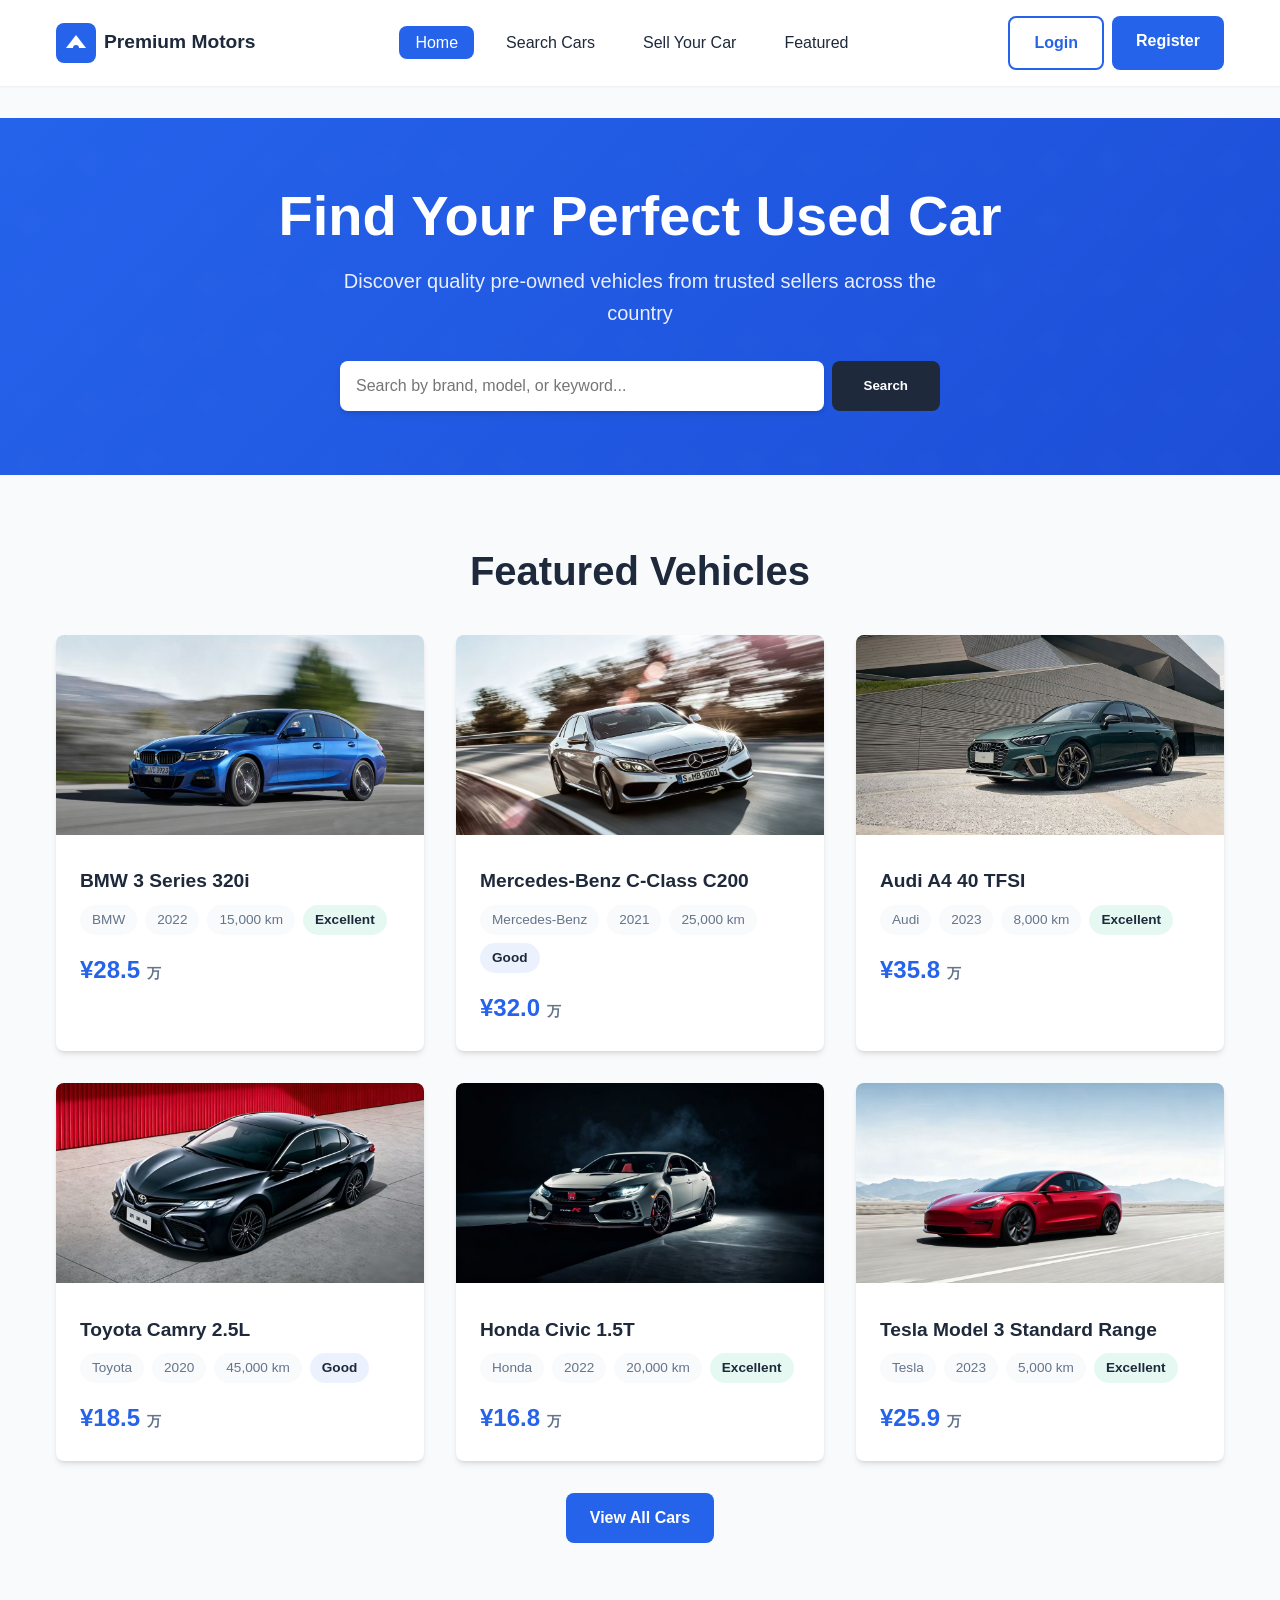
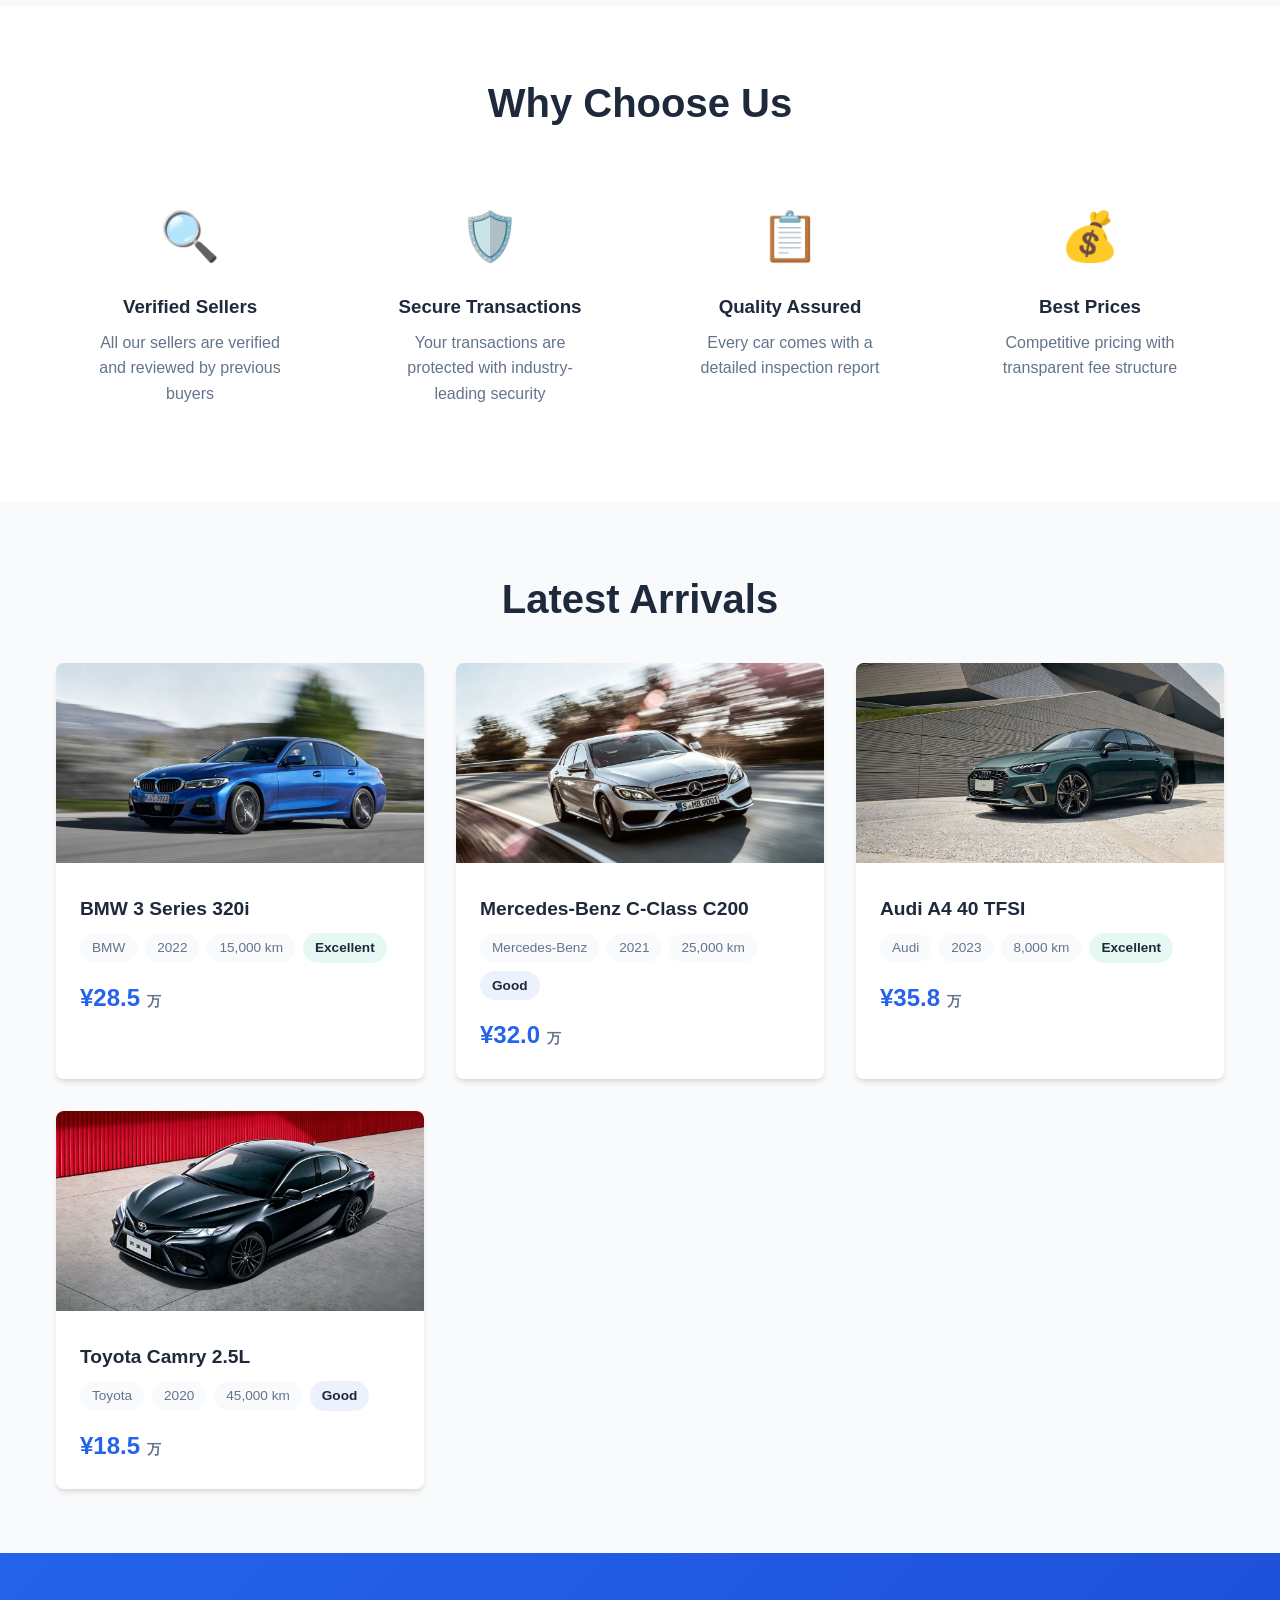
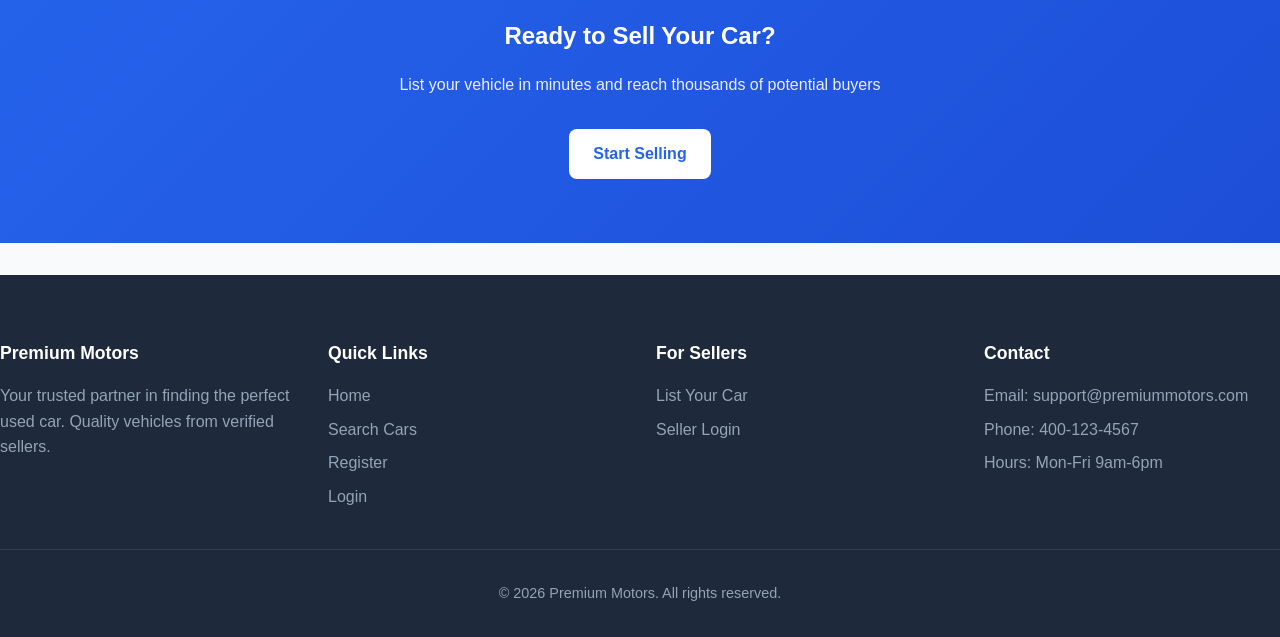
<file: index.html>
<!DOCTYPE html>
<html lang="en">
<head>
    <meta charset="UTF-8">
    <meta name="viewport" content="width=device-width, initial-scale=1.0">
    <title>Premium Motors - Used Car Marketplace</title>
    <link rel="stylesheet" href="css/styles-main.css">
    <link rel="stylesheet" href="css/styles-auth.css">
    <link rel="stylesheet" href="css/styles-car.css">
    <link rel="stylesheet" href="css/styles-search.css">
</head>
<body>
    <nav class="navbar">
        <div class="navbar-container">
            <a href="index.html" class="navbar-brand">
                <svg width="40" height="40" viewBox="0 0 40 40" fill="none">
                    <rect width="40" height="40" rx="8" fill="#2563eb"/>
                    <path d="M10 25L20 12L30 25H10Z" fill="white"/>
                    <circle cx="20" cy="25" r="3" fill="#2563eb"/>
                </svg>
                <span>Premium Motors</span>
            </a>
            <button class="mobile-menu-btn" onclick="toggleMobileMenu()">
                <span>&#9776;</span>
            </button>
            <ul class="navbar-menu">
                <li><a href="index.html" class="active">Home</a></li>
                <li><a href="search.html">Search Cars</a></li>
                <li><a href="add-car.html">Sell Your Car</a></li>
                <li><a href="search.html#featured">Featured</a></li>
            </ul>
            <div class="navbar-auth">
                <a href="login.html" class="btn btn-outline">Login</a>
                <a href="register.html" class="btn btn-primary">Register</a>
            </div>
        </div>
    </nav>

    <main class="main-content">
        <section class="hero">
            <div class="container">
                <h1>Find Your Perfect Used Car</h1>
                <p>Discover quality pre-owned vehicles from trusted sellers across the country</p>
                <div class="search-box">
                    <input type="text" id="heroSearchInput" placeholder="Search by brand, model, or keyword...">
                    <button onclick="performHeroSearch()">Search</button>
                </div>
            </div>
        </section>

        <section class="section">
            <div class="container">
                <h2 class="section-title">Featured Vehicles</h2>
                <div class="car-grid" id="featuredCars">
                </div>
                <div style="text-align: center; margin-top: 2rem;">
                    <a href="search.html" class="btn btn-primary">View All Cars</a>
                </div>
            </div>
        </section>

        <section class="section" style="background-color: var(--card-background);">
            <div class="container">
                <h2 class="section-title">Why Choose Us</h2>
                <div style="display: grid; grid-template-columns: repeat(auto-fit, minmax(250px, 1fr)); gap: 2rem; margin-top: 2rem;">
                    <div style="text-align: center; padding: 2rem;">
                        <div style="font-size: 3rem; margin-bottom: 1rem;">🔍</div>
                        <h3 style="margin-bottom: 0.5rem;">Verified Sellers</h3>
                        <p style="color: var(--text-secondary);">All our sellers are verified and reviewed by previous buyers</p>
                    </div>
                    <div style="text-align: center; padding: 2rem;">
                        <div style="font-size: 3rem; margin-bottom: 1rem;">🛡️</div>
                        <h3 style="margin-bottom: 0.5rem;">Secure Transactions</h3>
                        <p style="color: var(--text-secondary);">Your transactions are protected with industry-leading security</p>
                    </div>
                    <div style="text-align: center; padding: 2rem;">
                        <div style="font-size: 3rem; margin-bottom: 1rem;">📋</div>
                        <h3 style="margin-bottom: 0.5rem;">Quality Assured</h3>
                        <p style="color: var(--text-secondary);">Every car comes with a detailed inspection report</p>
                    </div>
                    <div style="text-align: center; padding: 2rem;">
                        <div style="font-size: 3rem; margin-bottom: 1rem;">💰</div>
                        <h3 style="margin-bottom: 0.5rem;">Best Prices</h3>
                        <p style="color: var(--text-secondary);">Competitive pricing with transparent fee structure</p>
                    </div>
                </div>
            </div>
        </section>

        <section class="section">
            <div class="container">
                <h2 class="section-title">Latest Arrivals</h2>
                <div class="car-grid" id="latestCars">
                </div>
            </div>
        </section>

        <section class="section" style="background: linear-gradient(135deg, var(--primary-color) 0%, var(--primary-dark) 100%); color: white;">
            <div class="container" style="text-align: center;">
                <h2 style="margin-bottom: 1rem;">Ready to Sell Your Car?</h2>
                <p style="margin-bottom: 2rem; opacity: 0.9;">List your vehicle in minutes and reach thousands of potential buyers</p>
                <a href="add-car.html" class="btn" style="background-color: white; color: var(--primary-color);">Start Selling</a>
            </div>
        </section>
    </main>

    <footer class="footer">
        <div class="footer-content">
            <div class="footer-section">
                <h3>Premium Motors</h3>
                <p style="color: #94a3b8;">Your trusted partner in finding the perfect used car. Quality vehicles from verified sellers.</p>
            </div>
            <div class="footer-section">
                <h3>Quick Links</h3>
                <ul>
                    <li><a href="index.html">Home</a></li>
                    <li><a href="search.html">Search Cars</a></li>
                    <li><a href="register.html">Register</a></li>
                    <li><a href="login.html">Login</a></li>
                </ul>
            </div>
            <div class="footer-section">
                <h3>For Sellers</h3>
                <ul>
                    <li><a href="add-car.html">List Your Car</a></li>
                    <li><a href="login.html">Seller Login</a></li>
                </ul>
            </div>
            <div class="footer-section">
                <h3>Contact</h3>
                <ul>
                    <li>Email: support@premiummotors.com</li>
                    <li>Phone: 400-123-4567</li>
                    <li>Hours: Mon-Fri 9am-6pm</li>
                </ul>
            </div>
        </div>
        <div class="footer-bottom">
            <p>&copy; 2026 Premium Motors. All rights reserved.</p>
        </div>
    </footer>

    <script src="js/main.js"></script>
    <script src="js/auth.js"></script>
    <script src="js/car.js"></script>
    <script src="js/search.js"></script>
    <script>
        document.addEventListener('DOMContentLoaded', function() {
            loadFeaturedCars();
            loadLatestCars();
        });

        function loadFeaturedCars() {
            const cars = MainModule.getStorageItem(MainModule.STORAGE_KEYS.CARS, []);
            const featuredCars = cars.slice(0, 6);
            const container = document.getElementById('featuredCars');

            if (featuredCars.length > 0) {
                container.innerHTML = featuredCars.map(car => CarModule.renderCarCard(car)).join('');
            } else {
                container.innerHTML = '<p class="no-results">No cars available at the moment.</p>';
            }
        }

        function loadLatestCars() {
            const cars = MainModule.getStorageItem(MainModule.STORAGE_KEYS.CARS, []);
            const latestCars = cars.slice(0, 4);
            const container = document.getElementById('latestCars');

            if (latestCars.length > 0) {
                container.innerHTML = latestCars.map(car => CarModule.renderCarCard(car)).join('');
            } else {
                container.innerHTML = '<p class="no-results">No cars available at the moment.</p>';
            }
        }

        function performHeroSearch() {
            const keyword = document.getElementById('heroSearchInput').value.trim();
            if (keyword) {
                window.location.href = `search.html?keyword=${encodeURIComponent(keyword)}`;
            } else {
                window.location.href = 'search.html';
            }
        }

        document.getElementById('heroSearchInput').addEventListener('keypress', function(e) {
            if (e.key === 'Enter') {
                performHeroSearch();
            }
        });

        function toggleMobileMenu() {
            const menu = document.querySelector('.navbar-menu');
            menu.classList.toggle('active');
        }
    </script>
</body>
</html>
</file>
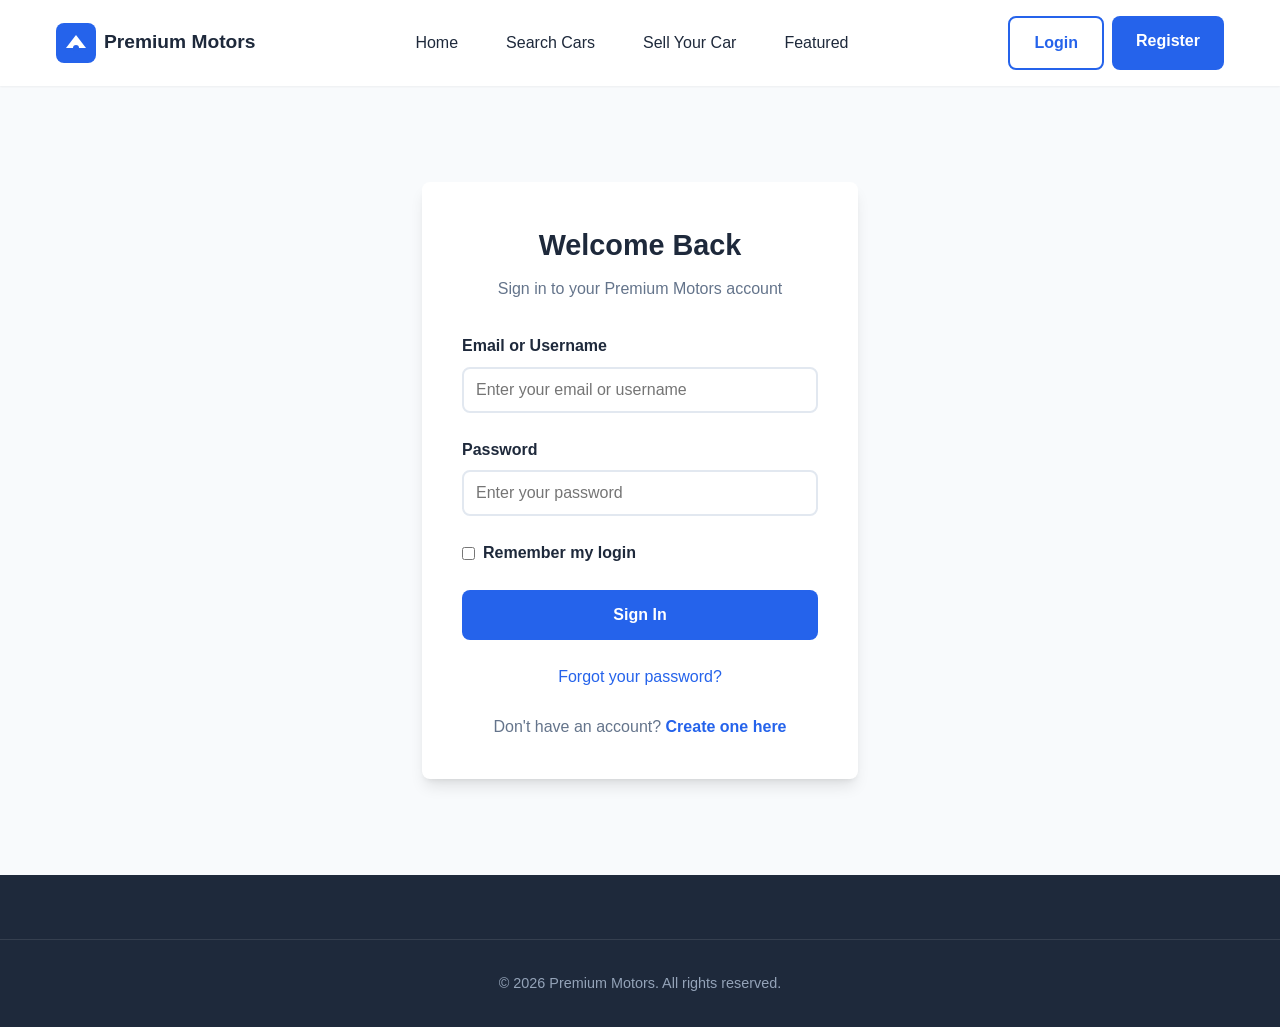
<file: add-car.html>
<!DOCTYPE html>
<html lang="en">
<head>
    <meta charset="UTF-8">
    <meta name="viewport" content="width=device-width, initial-scale=1.0">
    <title>Add Car - Premium Motors</title>
    <link rel="stylesheet" href="css/styles-main.css">
    <link rel="stylesheet" href="css/styles-auth.css">
    <link rel="stylesheet" href="css/styles-car.css">
    <link rel="stylesheet" href="css/styles-search.css">
</head>
<body>
    <nav class="navbar">
        <div class="navbar-container">
            <a href="index.html" class="navbar-brand">
                <svg width="40" height="40" viewBox="0 0 40 40" fill="none">
                    <rect width="40" height="40" rx="8" fill="#2563eb"/>
                    <path d="M10 25L20 12L30 25H10Z" fill="white"/>
                    <circle cx="20" cy="25" r="3" fill="#2563eb"/>
                </svg>
                <span>Premium Motors</span>
            </a>
            <button class="mobile-menu-btn" onclick="toggleMobileMenu()">
                <span>&#9776;</span>
            </button>
            <ul class="navbar-menu">
                <li><a href="index.html">Home</a></li>
                <li><a href="search.html">Search Cars</a></li>
                <li><a href="add-car.html">Sell Your Car</a></li>
                <li><a href="search.html#featured">Featured</a></li>
            </ul>
            <div class="navbar-auth">
                <a href="login.html" class="btn btn-outline">Login</a>
                <a href="register.html" class="btn btn-primary">Register</a>
            </div>
        </div>
    </nav>

    <main class="main-content">
        <div class="container" style="max-width: 800px;">
            <div class="page-header">
                <h1>List Your Car for Sale</h1>
                <p>Fill in the details below to create your vehicle listing</p>
            </div>

            <div id="alertSuccess" class="alert alert-success"></div>
            <div id="alertError" class="alert alert-error"></div>

            <form id="addCarForm" class="card">
                <h2 class="card-title">Vehicle Information</h2>

                <div class="form-group">
                    <label for="name">Vehicle Name / Model *</label>
                    <input type="text" id="name" name="name" placeholder="e.g., BMW 3 Series 320i" required>
                    <span class="error-message" id="nameError">Please enter a valid vehicle name (at least 3 characters)</span>
                </div>

                <div class="form-row">
                    <div class="form-group">
                        <label for="brand">Brand *</label>
                        <select id="brand" name="brand" required>
                            <option value="">Select Brand</option>
                            <option value="BMW">BMW</option>
                            <option value="Mercedes-Benz">Mercedes-Benz</option>
                            <option value="Audi">Audi</option>
                            <option value="Toyota">Toyota</option>
                            <option value="Honda">Honda</option>
                            <option value="Tesla">Tesla</option>
                            <option value="Volkswagen">Volkswagen</option>
                            <option value="Ford">Ford</option>
                            <option value="Nissan">Nissan</option>
                            <option value="Hyundai">Hyundai</option>
                            <option value="Other">Other</option>
                        </select>
                        <span class="error-message" id="brandError">Please select a brand</span>
                    </div>

                    <div class="form-group">
                        <label for="year">Year *</label>
                        <select id="year" name="year" required>
                            <option value="">Select Year</option>
                        </select>
                        <span class="error-message" id="yearError">Please select a valid year</span>
                    </div>
                </div>

                <div class="form-row">
                    <div class="form-group">
                        <label for="mileage">Mileage (km) *</label>
                        <input type="number" id="mileage" name="mileage" placeholder="e.g., 25000" min="0" max="500000" required>
                        <span class="error-message" id="mileageError">Please enter a valid mileage (0-500,000 km)</span>
                    </div>

                    <div class="form-group">
                        <label for="price">Price (万元) *</label>
                        <input type="number" id="price" name="price" placeholder="e.g., 25.8" min="0" max="9999" step="0.1" required>
                        <span class="error-message" id="priceError">Please enter a valid price (0.1-9999 万元)</span>
                    </div>
                </div>

                <div class="form-group">
                    <label for="condition">Condition Rating *</label>
                    <select id="condition" name="condition" required>
                        <option value="">Select Condition</option>
                        <option value="excellent">Excellent - Like new condition</option>
                        <option value="good">Good - Minor wear, fully functional</option>
                        <option value="medium">Medium - Visible wear, functional</option>
                    </select>
                    <span class="error-message" id="conditionError">Please select a condition rating</span>
                </div>

                <div class="form-group">
                    <label for="description">Vehicle Description *</label>
                    <textarea id="description" name="description" placeholder="Provide detailed information about your vehicle including features, maintenance history, and any notable aspects..." required></textarea>
                    <span class="error-message" id="descriptionError">Please enter a description (at least 20 characters)</span>
                </div>

                <div class="form-group">
                    <label>Vehicle Image</label>
                    <div class="image-upload" id="imageUpload">
                        <input type="file" id="carImage" name="carImage" accept="image/*">
                        <div id="uploadPlaceholder">
                            <p style="font-size: 2rem; margin-bottom: 0.5rem;">📷</p>
                            <p>Click or drag to upload vehicle image</p>
                            <p style="color: var(--text-light); font-size: 0.9rem;">Supports: JPG, PNG (Max 5MB)</p>
                        </div>
                        <img id="imagePreview" class="image-upload-preview hidden" alt="Vehicle Preview">
                    </div>
                    <input type="hidden" id="imageData" name="imageData">
                </div>

                <div style="display: flex; gap: 1rem; margin-top: 2rem;">
                    <button type="submit" class="btn btn-primary" style="flex: 1; padding: 1rem;">List My Car</button>
                    <button type="button" class="btn btn-secondary" onclick="resetForm()">Clear Form</button>
                </div>
            </form>
        </div>
    </main>

    <footer class="footer">
        <div class="footer-bottom">
            <p>&copy; 2026 Premium Motors. All rights reserved.</p>
        </div>
    </footer>

    <script src="js/main.js"></script>
    <script src="js/auth.js"></script>
    <script src="js/car.js"></script>
    <script src="js/search.js"></script>
    <script>
        document.addEventListener('DOMContentLoaded', function() {
            if (!MainModule.requireAuth()) {
                return;
            }

            populateYearSelect();
            setupImageUpload();
        });

        function populateYearSelect() {
            const yearSelect = document.getElementById('year');
            const currentYear = new Date().getFullYear();
            for (let year = currentYear; year >= 2000; year--) {
                const option = document.createElement('option');
                option.value = year;
                option.textContent = year;
                yearSelect.appendChild(option);
            }
        }

        function setupImageUpload() {
            const uploadArea = document.getElementById('imageUpload');
            const fileInput = document.getElementById('carImage');
            const preview = document.getElementById('imagePreview');
            const placeholder = document.getElementById('uploadPlaceholder');

            uploadArea.addEventListener('click', function() {
                fileInput.click();
            });

            uploadArea.addEventListener('dragover', function(e) {
                e.preventDefault();
                uploadArea.style.borderColor = 'var(--primary-color)';
            });

            uploadArea.addEventListener('dragleave', function() {
                uploadArea.style.borderColor = 'var(--border-color)';
            });

            uploadArea.addEventListener('drop', function(e) {
                e.preventDefault();
                uploadArea.style.borderColor = 'var(--border-color)';
                const files = e.dataTransfer.files;
                if (files.length > 0) {
                    handleFile(files[0]);
                }
            });

            fileInput.addEventListener('change', function() {
                if (this.files.length > 0) {
                    handleFile(this.files[0]);
                }
            });
        }

        function handleFile(file) {
            if (!file.type.startsWith('image/')) {
                showAlert('error', 'Please select an image file');
                return;
            }

            if (file.size > 5 * 1024 * 1024) {
                showAlert('error', 'Image size must be less than 5MB');
                return;
            }

            const reader = new FileReader();
            reader.onload = function(e) {
                const preview = document.getElementById('imagePreview');
                const placeholder = document.getElementById('uploadPlaceholder');
                const imageData = document.getElementById('imageData');

                preview.src = e.target.result;
                preview.classList.remove('hidden');
                placeholder.classList.add('hidden');
                imageData.value = e.target.result;
            };
            reader.readAsDataURL(file);
        }

        function showAlert(type, message) {
            const alertDiv = document.getElementById(type === 'success' ? 'alertSuccess' : 'alertError');
            alertDiv.textContent = message;
            alertDiv.classList.add('show');
            setTimeout(() => {
                alertDiv.classList.remove('show');
            }, 5000);
        }

        function showError(fieldId, show) {
            const field = document.getElementById(fieldId);
            const errorField = document.getElementById(fieldId + 'Error');
            if (show) {
                field.parentElement.classList.add('error');
            } else {
                field.parentElement.classList.remove('error');
            }
        }

        function resetForm() {
            document.getElementById('addCarForm').reset();
            document.getElementById('imagePreview').classList.add('hidden');
            document.getElementById('uploadPlaceholder').classList.remove('hidden');
            document.getElementById('imageData').value = '';

            const formGroups = document.querySelectorAll('.form-group');
            formGroups.forEach(group => {
                group.classList.remove('error');
            });
        }

        const addCarForm = document.getElementById('addCarForm');
        const name = document.getElementById('name');
        const brand = document.getElementById('brand');
        const year = document.getElementById('year');
        const mileage = document.getElementById('mileage');
        const price = document.getElementById('price');
        const condition = document.getElementById('condition');
        const description = document.getElementById('description');

        name.addEventListener('blur', function() {
            if (this.value.length < 3) {
                showError('name', true);
            } else {
                showError('name', false);
            }
        });

        mileage.addEventListener('blur', function() {
            const mileageVal = parseInt(this.value);
            if (isNaN(mileageVal) || mileageVal <= 0 || mileageVal > 500000) {
                showError('mileage', true);
            } else {
                showError('mileage', false);
            }
        });

        price.addEventListener('blur', function() {
            const priceVal = parseFloat(this.value);
            if (isNaN(priceVal) || priceVal <= 0 || priceVal > 10000) {
                showError('price', true);
            } else {
                showError('price', false);
            }
        });

        description.addEventListener('blur', function() {
            if (this.value.length < 20) {
                showError('description', true);
            } else {
                showError('description', false);
            }
        });

        addCarForm.addEventListener('submit', function(event) {
            event.preventDefault();

            let isValid = true;

            if (name.value.length < 3) {
                showError('name', true);
                isValid = false;
            }

            if (!brand.value) {
                showError('brand', true);
                isValid = false;
            }

            const yearVal = parseInt(year.value);
            const currentYear = new Date().getFullYear();
            if (isNaN(yearVal) || yearVal < 2000 || yearVal > currentYear) {
                showError('year', true);
                isValid = false;
            }

            const mileageVal = parseInt(mileage.value);
            if (isNaN(mileageVal) || mileageVal <= 0 || mileageVal > 500000) {
                showError('mileage', true);
                isValid = false;
            }

            const priceVal = parseFloat(price.value);
            if (isNaN(priceVal) || priceVal <= 0 || priceVal > 10000) {
                showError('price', true);
                isValid = false;
            }

            if (!condition.value) {
                showError('condition', true);
                isValid = false;
            }

            if (description.value.length < 20) {
                showError('description', true);
                isValid = false;
            }

            if (isValid) {
                const currentUser = MainModule.getCurrentUser();
                const imageData = document.getElementById('imageData').value;

                const defaultImage = '[data-uri]';

                const carData = {
                    name: name.value,
                    brand: brand.value,
                    year: yearVal,
                    mileage: mileageVal,
                    price: priceVal,
                    condition: condition.value,
                    description: description.value,
                    image: imageData || defaultImage,
                    sellerId: currentUser.id
                };

                const newCar = CarModule.addCar(carData);

                if (newCar) {
                    showAlert('success', 'Your car has been listed successfully!');
                    setTimeout(() => {
                        window.location.href = 'search.html';
                    }, 2000);
                } else {
                    showAlert('error', 'Failed to list your car. Please try again.');
                }
            }
        });

        function toggleMobileMenu() {
            const menu = document.querySelector('.navbar-menu');
            menu.classList.toggle('active');
        }
    </script>
</body>
</html>
</file>
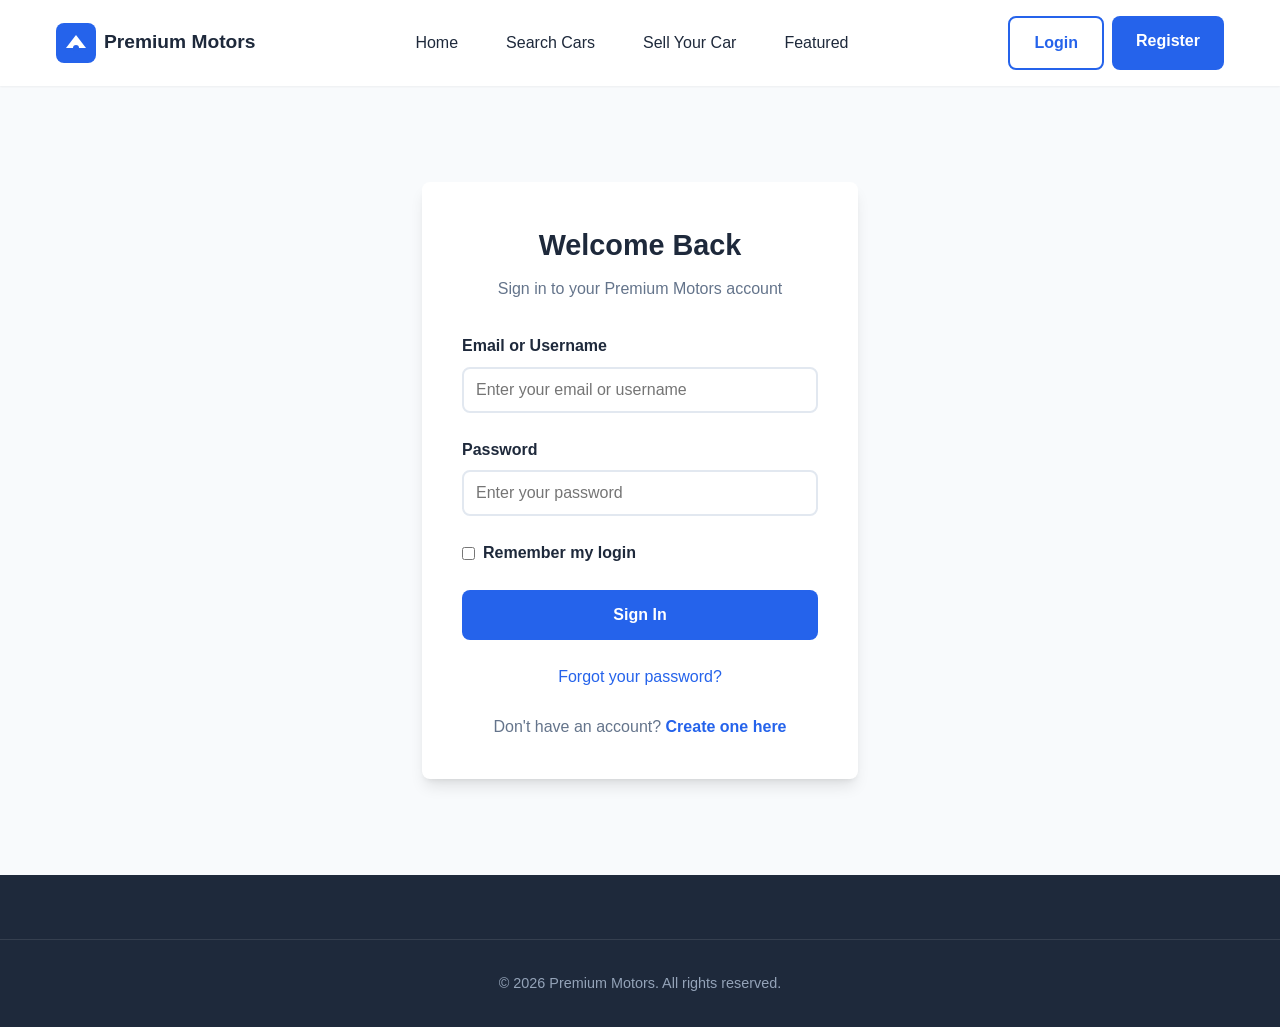
<file: login.html>
<!DOCTYPE html>
<html lang="en">
<head>
    <meta charset="UTF-8">
    <meta name="viewport" content="width=device-width, initial-scale=1.0">
    <title>Login - Premium Motors</title>
    <link rel="stylesheet" href="css/styles-main.css">
    <link rel="stylesheet" href="css/styles-auth.css">
    <link rel="stylesheet" href="css/styles-car.css">
    <link rel="stylesheet" href="css/styles-search.css">
</head>
<body>
    <nav class="navbar">
        <div class="navbar-container">
            <a href="index.html" class="navbar-brand">
                <svg width="40" height="40" viewBox="0 0 40 40" fill="none">
                    <rect width="40" height="40" rx="8" fill="#2563eb"/>
                    <path d="M10 25L20 12L30 25H10Z" fill="white"/>
                    <circle cx="20" cy="25" r="3" fill="#2563eb"/>
                </svg>
                <span>Premium Motors</span>
            </a>
            <button class="mobile-menu-btn" onclick="toggleMobileMenu()">
                <span>&#9776;</span>
            </button>
            <ul class="navbar-menu">
                <li><a href="index.html">Home</a></li>
                <li><a href="search.html">Search Cars</a></li>
                <li><a href="add-car.html">Sell Your Car</a></li>
                <li><a href="search.html#featured">Featured</a></li>
            </ul>
            <div class="navbar-auth">
                <a href="login.html" class="btn btn-outline">Login</a>
                <a href="register.html" class="btn btn-primary">Register</a>
            </div>
        </div>
    </nav>

    <main class="main-content">
        <div class="auth-container">
            <div class="auth-card fade-in">
                <h1 class="auth-title">Welcome Back</h1>
                <p class="auth-subtitle">Sign in to your Premium Motors account</p>

                <div id="alertSuccess" class="alert alert-success"></div>
                <div id="alertError" class="alert alert-error"></div>

                <form id="loginForm">
                    <div class="form-group">
                        <label for="emailOrUsername">Email or Username</label>
                        <input type="text" id="emailOrUsername" name="emailOrUsername" placeholder="Enter your email or username" required>
                        <span class="error-message" id="emailOrUsernameError">Please enter a valid email or username</span>
                    </div>

                    <div class="form-group">
                        <label for="password">Password</label>
                        <input type="password" id="password" name="password" placeholder="Enter your password" required>
                        <span class="error-message" id="passwordError">Password is required</span>
                    </div>

                    <div class="form-group checkbox-group">
                        <input type="checkbox" id="rememberMe" name="rememberMe">
                        <label for="rememberMe" style="margin-bottom: 0;">Remember my login</label>
                    </div>

                    <button type="submit" class="btn btn-primary" style="width: 100%; padding: 1rem;">Sign In</button>
                </form>

                <div style="text-align: center; margin-top: 1.5rem;">
                    <a href="#" onclick="showForgotPassword(event)" style="color: var(--primary-color); text-decoration: none;">Forgot your password?</a>
                </div>

                <div class="auth-footer">
                    <p>Don't have an account? <a href="register.html">Create one here</a></p>
                </div>
            </div>
        </div>
    </main>

    <footer class="footer">
        <div class="footer-bottom">
            <p>&copy; 2026 Premium Motors. All rights reserved.</p>
        </div>
    </footer>

    <script src="js/main.js"></script>
    <script src="js/auth.js"></script>
    <script src="js/car.js"></script>
    <script src="js/search.js"></script>
    <script>
        document.addEventListener('DOMContentLoaded', function() {
            MainModule.checkAuthStatus();
            checkRememberedUser();
        });

        function checkRememberedUser() {
            const remembered = localStorage.getItem('remembered_user');
            if (remembered) {
                document.getElementById('emailOrUsername').value = remembered;
                document.getElementById('rememberMe').checked = true;
            }
        }

        function showForgotPassword(event) {
            event.preventDefault();
            const email = prompt('Please enter your email address to reset your password:');
            if (email) {
                if (AuthModule.validateEmail(email)) {
                    alert('Password reset link has been sent to ' + email);
                } else {
                    alert('Please enter a valid email address');
                }
            }
        }

        function toggleMobileMenu() {
            const menu = document.querySelector('.navbar-menu');
            menu.classList.toggle('active');
        }

        function hideAlerts() {
            document.getElementById('alertSuccess').classList.remove('show');
            document.getElementById('alertError').classList.remove('show');
        }

        function showAlert(type, message) {
            hideAlerts();
            const alertDiv = document.getElementById(type === 'success' ? 'alertSuccess' : 'alertError');
            alertDiv.textContent = message;
            alertDiv.classList.add('show');
            setTimeout(() => {
                alertDiv.classList.remove('show');
            }, 5000);
        }

        const loginForm = document.getElementById('loginForm');
        const emailOrUsername = document.getElementById('emailOrUsername');
        const password = document.getElementById('password');
        const rememberMe = document.getElementById('rememberMe');

        loginForm.addEventListener('submit', function(event) {
            event.preventDefault();
            hideAlerts();

            if (!emailOrUsername.value.trim()) {
                showAlert('error', 'Please enter your email or username');
                return;
            }

            if (!password.value) {
                showAlert('error', 'Please enter your password');
                return;
            }

            const result = AuthModule.loginUser(emailOrUsername.value.trim(), password.value);

            if (result.success) {
                if (rememberMe.checked) {
                    localStorage.setItem('remembered_user', emailOrUsername.value.trim());
                } else {
                    localStorage.removeItem('remembered_user');
                }

                showAlert('success', 'Login successful! Redirecting...');

                setTimeout(() => {
                    const redirect = MainModule.getUrlParams().redirect || 'index.html';
                    window.location.href = redirect;
                }, 1000);
            } else {
                showAlert('error', result.message || 'Invalid credentials. Please try again.');
            }
        });
    </script>
</body>
</html>
</file>
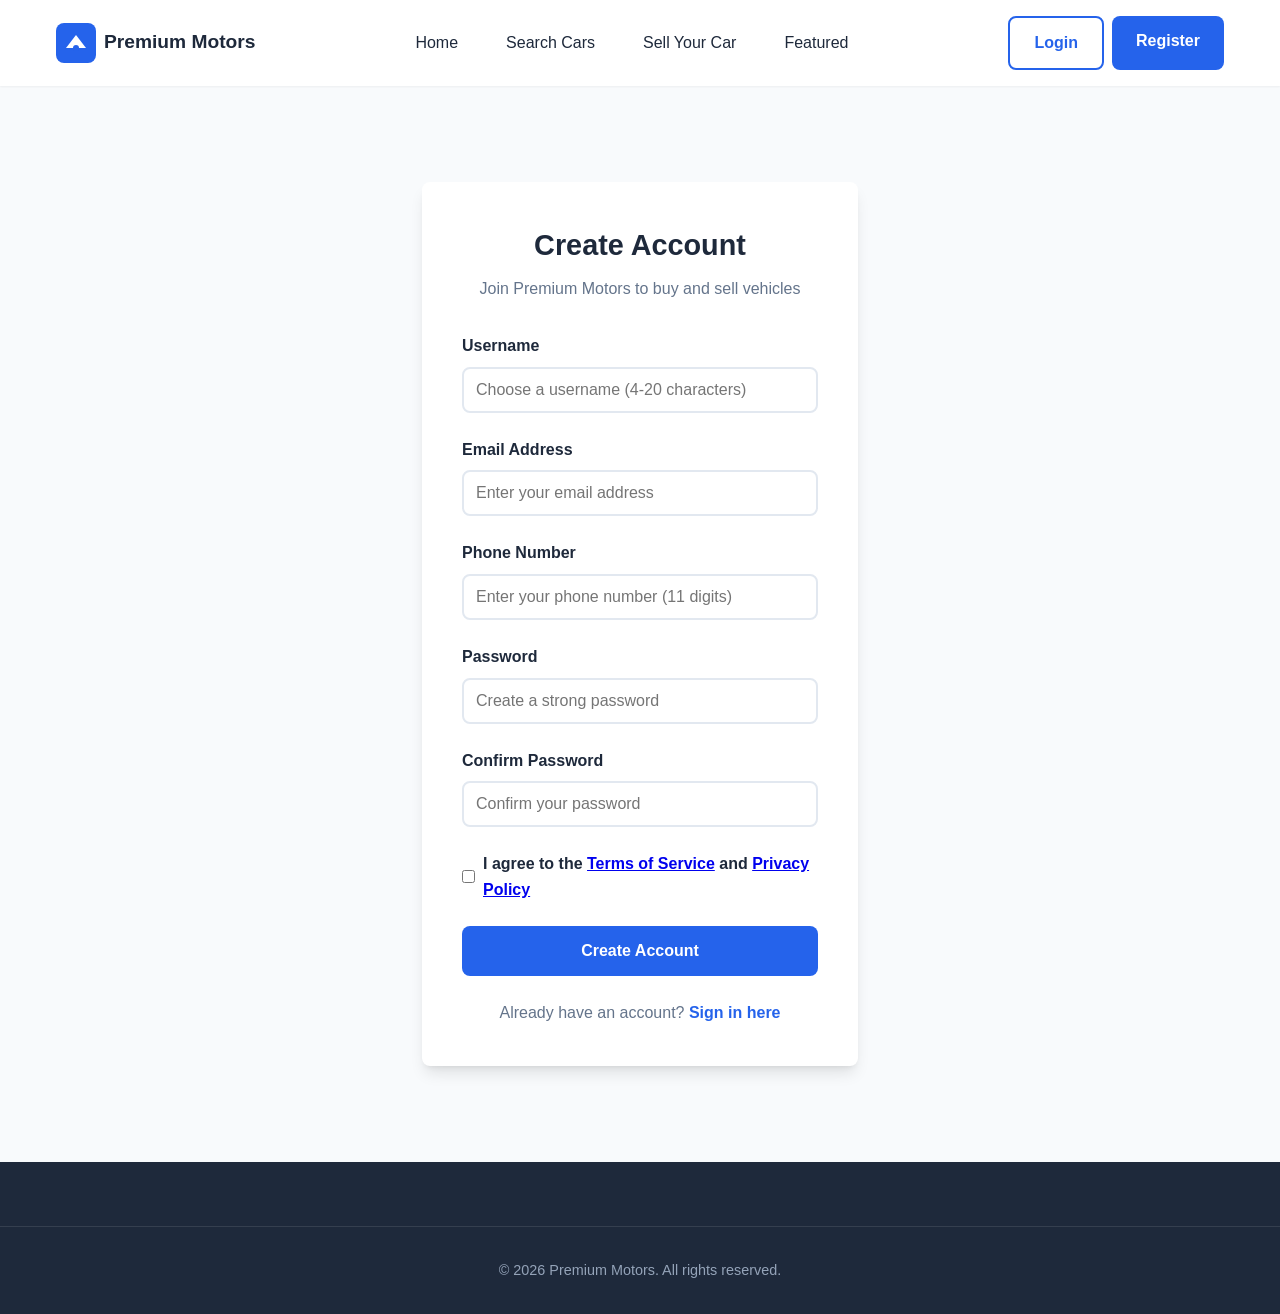
<file: register.html>
<!DOCTYPE html>
<html lang="en">
<head>
    <meta charset="UTF-8">
    <meta name="viewport" content="width=device-width, initial-scale=1.0">
    <title>Register - Premium Motors</title>
    <link rel="stylesheet" href="css/styles-main.css">
    <link rel="stylesheet" href="css/styles-auth.css">
    <link rel="stylesheet" href="css/styles-car.css">
    <link rel="stylesheet" href="css/styles-search.css">
</head>
<body>
    <nav class="navbar">
        <div class="navbar-container">
            <a href="index.html" class="navbar-brand">
                <svg width="40" height="40" viewBox="0 0 40 40" fill="none">
                    <rect width="40" height="40" rx="8" fill="#2563eb"/>
                    <path d="M10 25L20 12L30 25H10Z" fill="white"/>
                    <circle cx="20" cy="25" r="3" fill="#2563eb"/>
                </svg>
                <span>Premium Motors</span>
            </a>
            <button class="mobile-menu-btn" onclick="toggleMobileMenu()">
                <span>&#9776;</span>
            </button>
            <ul class="navbar-menu">
                <li><a href="index.html">Home</a></li>
                <li><a href="search.html">Search Cars</a></li>
                <li><a href="add-car.html">Sell Your Car</a></li>
                <li><a href="search.html#featured">Featured</a></li>
            </ul>
            <div class="navbar-auth">
                <a href="login.html" class="btn btn-outline">Login</a>
                <a href="register.html" class="btn btn-primary">Register</a>
            </div>
        </div>
    </nav>

    <main class="main-content">
        <div class="auth-container">
            <div class="auth-card fade-in">
                <h1 class="auth-title">Create Account</h1>
                <p class="auth-subtitle">Join Premium Motors to buy and sell vehicles</p>

                <div id="alertSuccess" class="alert alert-success"></div>
                <div id="alertError" class="alert alert-error"></div>

                <form id="registerForm">
                    <div class="form-group">
                        <label for="username">Username</label>
                        <input type="text" id="username" name="username" placeholder="Choose a username (4-20 characters)" required>
                        <span class="error-message" id="usernameError">Username must be 4-20 characters and contain only letters, numbers, and underscores</span>
                    </div>

                    <div class="form-group">
                        <label for="email">Email Address</label>
                        <input type="email" id="email" name="email" placeholder="Enter your email address" required>
                        <span class="error-message" id="emailError">Please enter a valid email address</span>
                    </div>

                    <div class="form-group">
                        <label for="phone">Phone Number</label>
                        <input type="tel" id="phone" name="phone" placeholder="Enter your phone number (11 digits)" required>
                        <span class="error-message" id="phoneError">Please enter a valid Chinese mobile phone number (11 digits starting with 1)</span>
                    </div>

                    <div class="form-group">
                        <label for="password">Password</label>
                        <input type="password" id="password" name="password" placeholder="Create a strong password" required>
                        <span class="error-message" id="passwordError">Password must be at least 8 characters and contain uppercase, lowercase, and numbers</span>
                    </div>

                    <div class="form-group">
                        <label for="confirmPassword">Confirm Password</label>
                        <input type="password" id="confirmPassword" name="confirmPassword" placeholder="Confirm your password" required>
                        <span class="error-message" id="confirmPasswordError">Passwords do not match</span>
                    </div>

                    <div class="form-group checkbox-group">
                        <input type="checkbox" id="terms" name="terms" required>
                        <label for="terms" style="margin-bottom: 0;">I agree to the <a href="#" onclick="showTerms(event)">Terms of Service</a> and <a href="#" onclick="showPrivacy(event)">Privacy Policy</a></label>
                    </div>

                    <button type="submit" class="btn btn-primary" style="width: 100%; padding: 1rem;">Create Account</button>
                </form>

                <div class="auth-footer">
                    <p>Already have an account? <a href="login.html">Sign in here</a></p>
                </div>
            </div>
        </div>
    </main>

    <footer class="footer">
        <div class="footer-bottom">
            <p>&copy; 2026 Premium Motors. All rights reserved.</p>
        </div>
    </footer>

    <script src="js/main.js"></script>
    <script src="js/auth.js"></script>
    <script src="js/car.js"></script>
    <script src="js/search.js"></script>
    <script>
        document.addEventListener('DOMContentLoaded', function() {
            MainModule.checkAuthStatus();
        });

        function showTerms(event) {
            event.preventDefault();
            alert('Terms of Service\n\nBy using Premium Motors, you agree to:\n1. Provide accurate information\n2. Not post fraudulent listings\n3. Respect other users\n4. Follow all applicable laws\n5. Accept our fee structure');
        }

        function showPrivacy(event) {
            event.preventDefault();
            alert('Privacy Policy\n\nWe collect:\n- Account information\n- Vehicle listings\n- Messages between users\n\nWe do not share your personal information without consent.');
        }

        const registerForm = document.getElementById('registerForm');
        const username = document.getElementById('username');
        const email = document.getElementById('email');
        const phone = document.getElementById('phone');
        const password = document.getElementById('password');
        const confirmPassword = document.getElementById('confirmPassword');

        function showError(fieldId, show) {
            const field = document.getElementById(fieldId);
            const errorField = document.getElementById(fieldId + 'Error');
            if (show) {
                field.parentElement.classList.add('error');
                field.parentElement.classList.remove('success');
            } else {
                field.parentElement.classList.remove('error');
                field.parentElement.classList.add('success');
            }
        }

        function hideAlerts() {
            document.getElementById('alertSuccess').classList.remove('show');
            document.getElementById('alertError').classList.remove('show');
        }

        function showAlert(type, message) {
            hideAlerts();
            const alertDiv = document.getElementById(type === 'success' ? 'alertSuccess' : 'alertError');
            alertDiv.textContent = message;
            alertDiv.classList.add('show');
            setTimeout(() => {
                alertDiv.classList.remove('show');
            }, 5000);
        }

        username.addEventListener('blur', function() {
            if (this.value && !AuthModule.validateUsername(this.value)) {
                showError('username', true);
            } else if (this.value) {
                showError('username', false);
            }
        });

        email.addEventListener('blur', function() {
            if (this.value && !AuthModule.validateEmail(this.value)) {
                showError('email', true);
            } else if (this.value) {
                showError('email', false);
            }
        });

        phone.addEventListener('blur', function() {
            if (this.value && !AuthModule.validatePhone(this.value)) {
                showError('phone', true);
            } else if (this.value) {
                showError('phone', false);
            }
        });

        password.addEventListener('blur', function() {
            if (this.value && !AuthModule.validatePassword(this.value)) {
                showError('password', true);
            } else if (this.value) {
                showError('password', false);
            }
        });

        confirmPassword.addEventListener('blur', function() {
            if (this.value && this.value !== password.value) {
                showError('confirmPassword', true);
            } else if (this.value) {
                showError('confirmPassword', false);
            }
        });

        registerForm.addEventListener('submit', function(event) {
            event.preventDefault();
            hideAlerts();

            let isValid = true;

            if (!AuthModule.validateUsername(username.value)) {
                showError('username', true);
                isValid = false;
            }

            if (!AuthModule.validateEmail(email.value)) {
                showError('email', true);
                isValid = false;
            }

            if (!AuthModule.validatePhone(phone.value)) {
                showError('phone', true);
                isValid = false;
            }

            if (!AuthModule.validatePassword(password.value)) {
                showError('password', true);
                isValid = false;
            }

            if (confirmPassword.value !== password.value) {
                showError('confirmPassword', true);
                isValid = false;
            }

            if (!document.getElementById('terms').checked) {
                showAlert('error', 'Please agree to the Terms of Service and Privacy Policy');
                isValid = false;
            }

            if (isValid) {
                const result = AuthModule.registerUser({
                    username: username.value,
                    email: email.value,
                    phone: phone.value,
                    password: password.value
                });

                if (result.success) {
                    showAlert('success', 'Registration successful! Redirecting to login page...');
                    setTimeout(() => {
                        window.location.href = 'login.html';
                    }, 2000);
                } else {
                    showAlert('error', result.message || 'Registration failed. Please try again.');
                }
            }
        });

        function toggleMobileMenu() {
            const menu = document.querySelector('.navbar-menu');
            menu.classList.toggle('active');
        }
    </script>
</body>
</html>
</file>
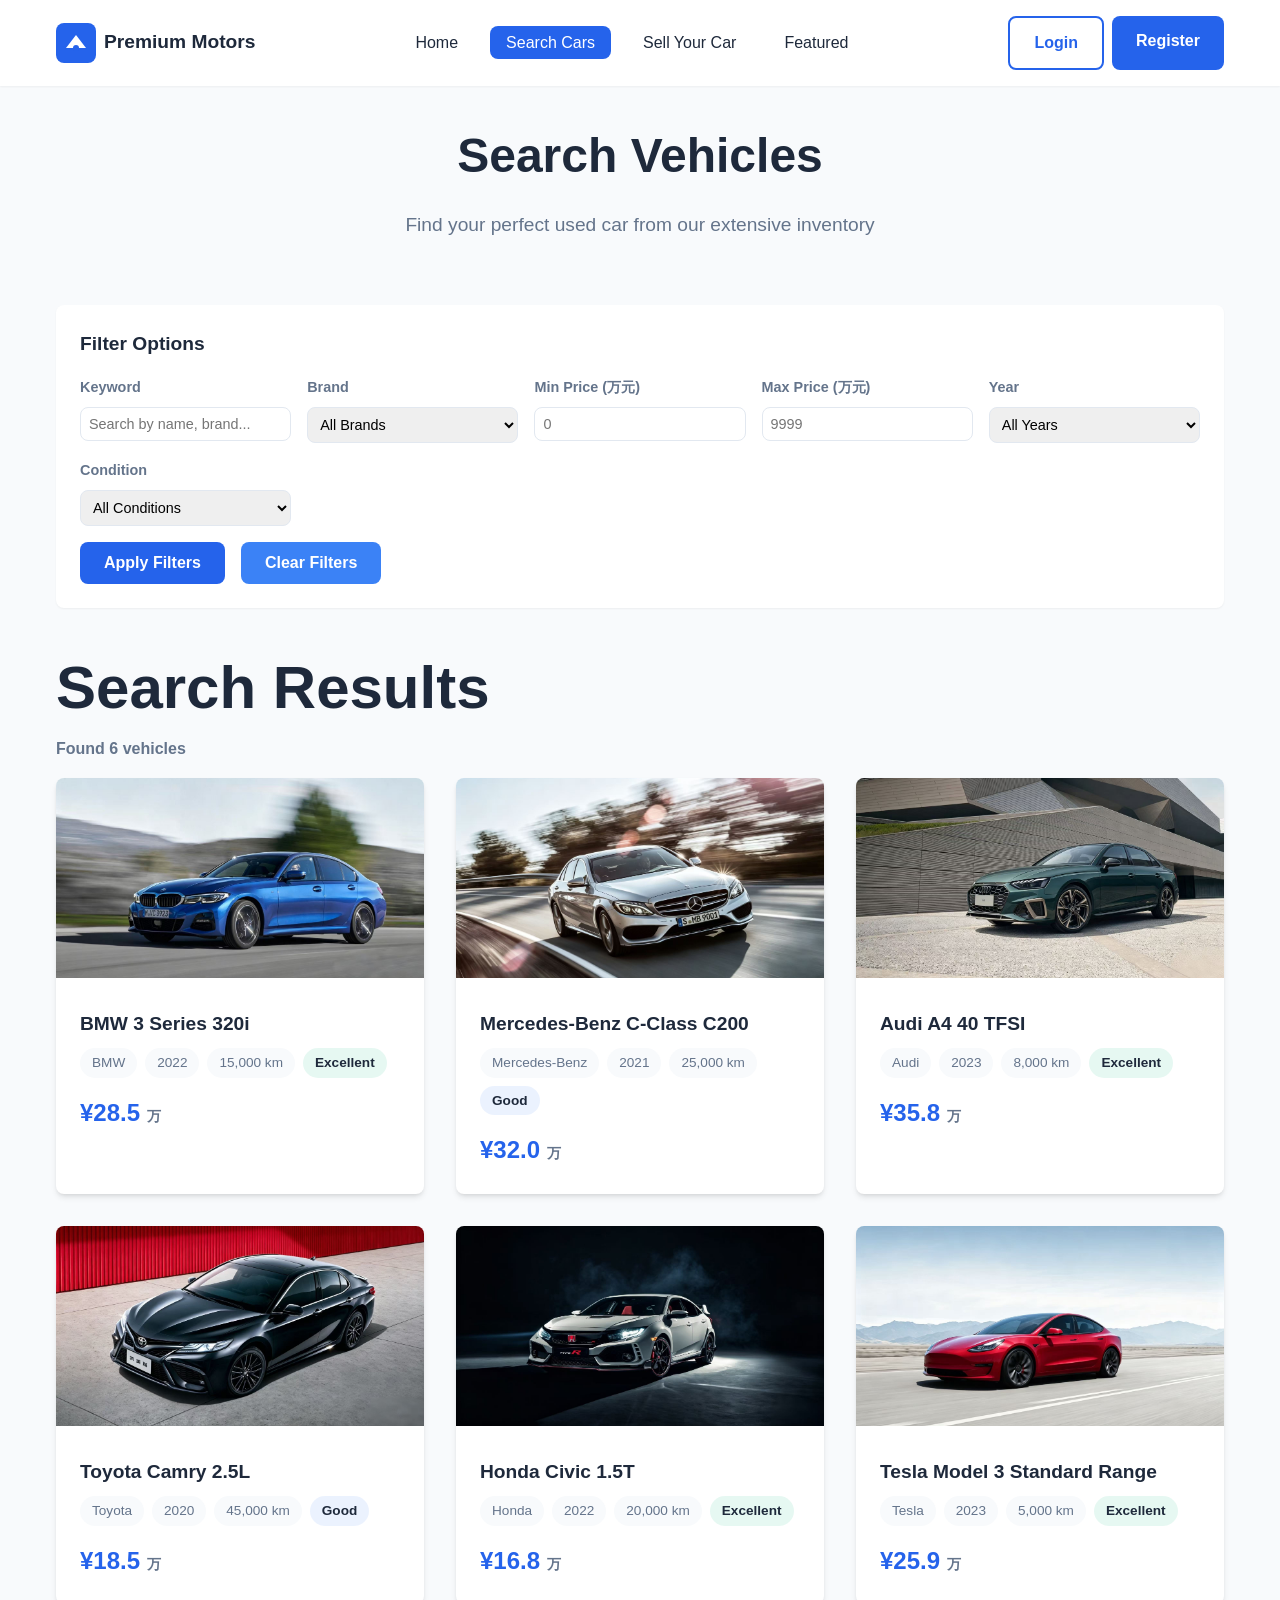
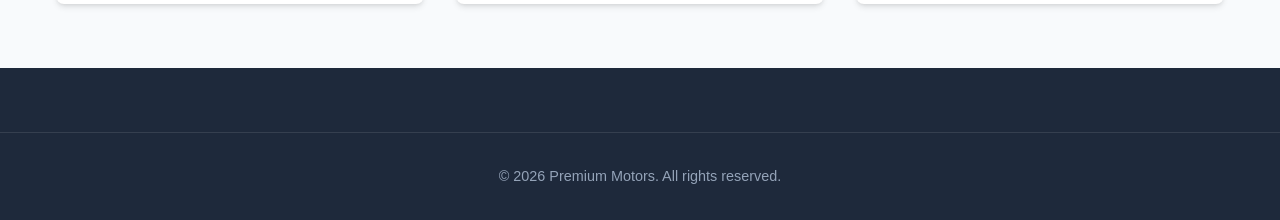
<file: search.html>
<!DOCTYPE html>
<html lang="en">
<head>
    <meta charset="UTF-8">
    <meta name="viewport" content="width=device-width, initial-scale=1.0">
    <title>Search Cars - Premium Motors</title>
    <link rel="stylesheet" href="css/styles-main.css">
    <link rel="stylesheet" href="css/styles-auth.css">
    <link rel="stylesheet" href="css/styles-car.css">
    <link rel="stylesheet" href="css/styles-search.css">
</head>
<body>
    <nav class="navbar">
        <div class="navbar-container">
            <a href="index.html" class="navbar-brand">
                <svg width="40" height="40" viewBox="0 0 40 40" fill="none">
                    <rect width="40" height="40" rx="8" fill="#2563eb"/>
                    <path d="M10 25L20 12L30 25H10Z" fill="white"/>
                    <circle cx="20" cy="25" r="3" fill="#2563eb"/>
                </svg>
                <span>Premium Motors</span>
            </a>
            <button class="mobile-menu-btn" onclick="toggleMobileMenu()">
                <span>&#9776;</span>
            </button>
            <ul class="navbar-menu">
                <li><a href="index.html">Home</a></li>
                <li><a href="search.html" class="active">Search Cars</a></li>
                <li><a href="add-car.html">Sell Your Car</a></li>
                <li><a href="search.html#featured">Featured</a></li>
            </ul>
            <div class="navbar-auth">
                <a href="login.html" class="btn btn-outline">Login</a>
                <a href="register.html" class="btn btn-primary">Register</a>
            </div>
        </div>
    </nav>

    <main class="main-content">
        <div class="container">
            <div class="page-header">
                <h1>Search Vehicles</h1>
                <p>Find your perfect used car from our extensive inventory</p>
            </div>

            <div class="filter-section">
                <h3>Filter Options</h3>
                <div class="filter-grid">
                    <div class="filter-item">
                        <label for="searchKeyword">Keyword</label>
                        <input type="text" id="searchKeyword" placeholder="Search by name, brand...">
                    </div>
                    <div class="filter-item">
                        <label for="filterBrand">Brand</label>
                        <select id="filterBrand">
                            <option value="all">All Brands</option>
                        </select>
                    </div>
                    <div class="filter-item">
                        <label for="filterMinPrice">Min Price (万元)</label>
                        <input type="number" id="filterMinPrice" placeholder="0" min="0">
                    </div>
                    <div class="filter-item">
                        <label for="filterMaxPrice">Max Price (万元)</label>
                        <input type="number" id="filterMaxPrice" placeholder="9999" min="0">
                    </div>
                    <div class="filter-item">
                        <label for="filterYear">Year</label>
                        <select id="filterYear">
                            <option value="all">All Years</option>
                        </select>
                    </div>
                    <div class="filter-item">
                        <label for="filterCondition">Condition</label>
                        <select id="filterCondition">
                            <option value="all">All Conditions</option>
                            <option value="excellent">Excellent</option>
                            <option value="good">Good</option>
                            <option value="medium">Medium</option>
                        </select>
                    </div>
                </div>
                <div style="display: flex; gap: 1rem; margin-top: 1rem;">
                    <button class="btn btn-primary" onclick="applyFilters()">Apply Filters</button>
                    <button class="btn btn-secondary" onclick="clearFilters()">Clear Filters</button>
                </div>
            </div>

            <div id="searchResults">
                <div class="section-title" style="text-align: left; margin-bottom: 1rem;">
                    <h2>Search Results</h2>
                    <p style="color: var(--text-secondary); font-size: 1rem;" id="resultsCount">Loading...</p>
                </div>
                <div class="car-grid" id="carsContainer">
                    <div class="loading">
                        <div class="spinner"></div>
                    </div>
                </div>
            </div>

            <div class="pagination" id="pagination"></div>
        </div>
    </main>

    <footer class="footer">
        <div class="footer-bottom">
            <p>&copy; 2026 Premium Motors. All rights reserved.</p>
        </div>
    </footer>

    <script src="js/main.js"></script>
    <script src="js/auth.js"></script>
    <script src="js/car.js"></script>
    <script src="js/search.js"></script>
    <script>
        const ITEMS_PER_PAGE = 12;
        let currentPage = 1;
        let allFilteredCars = [];

        document.addEventListener('DOMContentLoaded', function() {
            initializeFilters();
            loadUrlParams();
            performSearch();
        });

        function initializeFilters() {
            const brands = getAllBrands();
            const brandSelect = document.getElementById('filterBrand');
            brands.forEach(brand => {
                const option = document.createElement('option');
                option.value = brand;
                option.textContent = brand;
                brandSelect.appendChild(option);
            });

            const years = getAllYears();
            const yearSelect = document.getElementById('filterYear');
            years.forEach(year => {
                const option = document.createElement('option');
                option.value = year;
                option.textContent = year;
                yearSelect.appendChild(option);
            });
        }

        function getAllBrands() {
            const cars = MainModule.getStorageItem(MainModule.STORAGE_KEYS.CARS, []);
            const brands = [...new Set(cars.map(car => car.brand))];
            return brands.sort();
        }

        function getAllYears() {
            const cars = MainModule.getStorageItem(MainModule.STORAGE_KEYS.CARS, []);
            const years = [...new Set(cars.map(car => car.year))];
            return years.sort((a, b) => b - a);
        }

        function loadUrlParams() {
            const params = MainModule.getUrlParams();
            if (params.keyword) {
                document.getElementById('searchKeyword').value = params.keyword;
            }
            if (params.brand) {
                document.getElementById('filterBrand').value = params.brand;
            }
            if (params.minPrice) {
                document.getElementById('filterMinPrice').value = params.minPrice;
            }
            if (params.maxPrice) {
                document.getElementById('filterMaxPrice').value = params.maxPrice;
            }
            if (params.year) {
                document.getElementById('filterYear').value = params.year;
            }
            if (params.condition) {
                document.getElementById('filterCondition').value = params.condition;
            }
        }

        function getFilterCriteria() {
            return {
                keyword: document.getElementById('searchKeyword').value.trim(),
                brand: document.getElementById('filterBrand').value,
                minPrice: document.getElementById('filterMinPrice').value,
                maxPrice: document.getElementById('filterMaxPrice').value,
                year: document.getElementById('filterYear').value,
                condition: document.getElementById('filterCondition').value
            };
        }

        function performSearch() {
            const criteria = getFilterCriteria();
            allFilteredCars = SearchModule.searchCars(criteria);
            currentPage = 1;
            renderResults();
        }

        function applyFilters() {
            performSearch();
        }

        function clearFilters() {
            document.getElementById('searchKeyword').value = '';
            document.getElementById('filterBrand').value = 'all';
            document.getElementById('filterMinPrice').value = '';
            document.getElementById('filterMaxPrice').value = '';
            document.getElementById('filterYear').value = 'all';
            document.getElementById('filterCondition').value = 'all';
            performSearch();
        }

        function renderResults() {
            const container = document.getElementById('carsContainer');
            const countElement = document.getElementById('resultsCount');
            const startIndex = (currentPage - 1) * ITEMS_PER_PAGE;
            const endIndex = startIndex + ITEMS_PER_PAGE;
            const carsToShow = allFilteredCars.slice(startIndex, endIndex);

            countElement.textContent = `Found ${allFilteredCars.length} vehicles`;

            if (allFilteredCars.length === 0) {
                container.innerHTML = `
                    <div class="no-results" style="grid-column: 1 / -1;">
                        <h3>No vehicles found</h3>
                        <p>Try adjusting your filters or search criteria</p>
                        <button class="btn btn-primary" onclick="clearFilters()">Clear All Filters</button>
                    </div>
                `;
                document.getElementById('pagination').innerHTML = '';
                return;
            }

            container.innerHTML = carsToShow.map(car => CarModule.renderCarCard(car)).join('');

            renderPagination();
        }

        function renderPagination() {
            const pagination = document.getElementById('pagination');
            const totalPages = Math.ceil(allFilteredCars.length / ITEMS_PER_PAGE);

            if (totalPages <= 1) {
                pagination.innerHTML = '';
                return;
            }

            let html = '';

            html += `<button onclick="goToPage(${currentPage - 1})" ${currentPage === 1 ? 'disabled' : ''}>Prev</button>`;

            const maxVisiblePages = 5;
            let startPage = Math.max(1, currentPage - Math.floor(maxVisiblePages / 2));
            let endPage = Math.min(totalPages, startPage + maxVisiblePages - 1);

            if (endPage - startPage + 1 < maxVisiblePages) {
                startPage = Math.max(1, endPage - maxVisiblePages + 1);
            }

            if (startPage > 1) {
                html += `<button onclick="goToPage(1)">1</button>`;
                if (startPage > 2) {
                    html += `<span style="padding: 0.5rem;">...</span>`;
                }
            }

            for (let i = startPage; i <= endPage; i++) {
                html += `<button onclick="goToPage(${i})" class="${i === currentPage ? 'active' : ''}">${i}</button>`;
            }

            if (endPage < totalPages) {
                if (endPage < totalPages - 1) {
                    html += `<span style="padding: 0.5rem;">...</span>`;
                }
                html += `<button onclick="goToPage(${totalPages})">${totalPages}</button>`;
            }

            html += `<button onclick="goToPage(${currentPage + 1})" ${currentPage === totalPages ? 'disabled' : ''}>Next</button>`;

            pagination.innerHTML = html;
        }

        function goToPage(page) {
            const totalPages = Math.ceil(allFilteredCars.length / ITEMS_PER_PAGE);
            if (page < 1 || page > totalPages) return;
            currentPage = page;
            renderResults();
            window.scrollTo({ top: 0, behavior: 'smooth' });
        }

        document.getElementById('searchKeyword').addEventListener('keypress', function(e) {
            if (e.key === 'Enter') {
                performSearch();
            }
        });

        document.getElementById('searchKeyword').addEventListener('input', MainModule.debounce(performSearch, 500));

        function toggleMobileMenu() {
            const menu = document.querySelector('.navbar-menu');
            menu.classList.toggle('active');
        }
    </script>
</body>
</html>
</file>
<file: css/styles-main.css>
:root {
  --primary-color: #2563eb;
  --primary-dark: #1d4ed8;
  --secondary-color: #3b82f6;
  --text-primary: #1e293b;
  --text-secondary: #64748b;
  --text-light: #94a3b8;
  --background-color: #f8fafc;
  --card-background: #ffffff;
  --border-color: #e2e8f0;
  --border-radius: 0.5rem;
  --shadow-sm: 0 1px 2px 0 rgb(0 0 0 / 0.05);
  --shadow-md: 0 4px 6px -1px rgb(0 0 0 / 0.1), 0 2px 4px -2px rgb(0 0 0 / 0.1);
  --shadow-lg: 0 10px 15px -3px rgb(0 0 0 / 0.1), 0 4px 6px -4px rgb(0 0 0 / 0.1);
  --transition: all 0.3s ease;
  --spacing-xs: 0.25rem;
  --spacing-sm: 0.5rem;
  --spacing-md: 1rem;
  --spacing-lg: 1.5rem;
  --spacing-xl: 2rem;
  --spacing-2xl: 4rem;
}

* {
  margin: 0;
  padding: 0;
  box-sizing: border-box;
}

body {
  font-family: 'Segoe UI', Tahoma, Geneva, Verdana, sans-serif;
  line-height: 1.6;
  color: var(--text-primary);
  background-color: var(--background-color);
}

.container {
  max-width: 1200px;
  margin: 0 auto;
  padding: 0 var(--spacing-md);
}

.main-content {
  min-height: calc(100vh - 120px);
  padding: var(--spacing-xl) 0;
}

.section {
  padding: var(--spacing-2xl) 0;
}

.section-title {
  text-align: center;
  margin-bottom: var(--spacing-xl);
  font-size: 2.5rem;
  font-weight: 700;
  color: var(--text-primary);
}

.breadcrumb {
  display: flex;
  align-items: center;
  gap: var(--spacing-sm);
  margin-bottom: var(--spacing-lg);
  font-size: 0.9rem;
  color: var(--text-secondary);
}

.breadcrumb a {
  color: var(--primary-color);
  text-decoration: none;
  transition: var(--transition);
}

.breadcrumb a:hover {
  text-decoration: underline;
}

.breadcrumb span {
  color: var(--text-light);
}

.page-header {
  text-align: center;
  margin-bottom: var(--spacing-2xl);
}

.page-header h1 {
  font-size: 3rem;
  font-weight: 700;
  margin-bottom: var(--spacing-md);
  color: var(--text-primary);
}

.page-header p {
  font-size: 1.2rem;
  color: var(--text-secondary);
  max-width: 600px;
  margin: 0 auto;
}

.navbar {
  background-color: var(--card-background);
  box-shadow: var(--shadow-sm);
  position: sticky;
  top: 0;
  z-index: 1000;
  transition: var(--transition);
}

.navbar-container {
  display: flex;
  align-items: center;
  justify-content: space-between;
  padding: var(--spacing-md);
  max-width: 1200px;
  margin: 0 auto;
}

.navbar-brand {
  display: flex;
  align-items: center;
  gap: var(--spacing-sm);
  text-decoration: none;
  color: var(--text-primary);
  font-weight: 700;
  font-size: 1.2rem;
  transition: var(--transition);
}

.navbar-brand:hover {
  color: var(--primary-color);
}

.navbar-brand svg {
  width: 40px;
  height: 40px;
}

.navbar-menu {
  display: flex;
  gap: var(--spacing-md);
  list-style: none;
}

.navbar-menu li a {
  text-decoration: none;
  color: var(--text-primary);
  font-weight: 500;
  padding: var(--spacing-sm) var(--spacing-md);
  border-radius: var(--border-radius);
  transition: var(--transition);
}

.navbar-menu li a:hover {
  background-color: rgba(37, 99, 235, 0.1);
  color: var(--primary-color);
}

.navbar-menu li a.active {
  background-color: var(--primary-color);
  color: white;
}

.navbar-auth {
  display: flex;
  gap: var(--spacing-sm);
}

.mobile-menu-btn {
  display: none;
  background: none;
  border: none;
  font-size: 1.5rem;
  cursor: pointer;
  color: var(--text-primary);
}

.btn {
  display: inline-flex;
  align-items: center;
  justify-content: center;
  padding: var(--spacing-sm) var(--spacing-lg);
  border-radius: var(--border-radius);
  font-weight: 500;
  text-decoration: none;
  transition: var(--transition);
  cursor: pointer;
  border: none;
  font-size: 0.9rem;
}

.btn-primary {
  background-color: var(--primary-color);
  color: white;
}

.btn-primary:hover {
  background-color: var(--primary-dark);
  transform: translateY(-1px);
  box-shadow: var(--shadow-md);
}

.btn-outline {
  background-color: transparent;
  color: var(--primary-color);
  border: 1px solid var(--primary-color);
}

.btn-outline:hover {
  background-color: rgba(37, 99, 235, 0.1);
}

.btn-secondary {
  background-color: var(--text-secondary);
  color: white;
}

.btn-secondary:hover {
  background-color: var(--text-primary);
}

.btn-success {
  background-color: #10b981;
  color: white;
}

.btn-success:hover {
  background-color: #059669;
}

.hero {
  background: linear-gradient(135deg, var(--primary-color) 0%, var(--primary-dark) 100%);
  color: white;
  padding: var(--spacing-2xl) 0;
  text-align: center;
  position: relative;
  overflow: hidden;
}

.hero::before {
  content: '';
  position: absolute;
  top: 0;
  left: 0;
  right: 0;
  bottom: 0;
  background: url('[data-uri]') repeat;
  opacity: 0.1;
  z-index: 0;
}

.hero .container {
  position: relative;
  z-index: 1;
}

.hero h1 {
  font-size: 3.5rem;
  font-weight: 700;
  margin-bottom: var(--spacing-md);
  line-height: 1.2;
}

.hero p {
  font-size: 1.25rem;
  margin-bottom: var(--spacing-xl);
  opacity: 0.9;
  max-width: 600px;
  margin-left: auto;
  margin-right: auto;
}

.search-box {
  display: flex;
  max-width: 600px;
  margin: 0 auto;
  gap: var(--spacing-sm);
}

.search-box input {
  flex: 1;
  padding: var(--spacing-md);
  border: none;
  border-radius: var(--border-radius);
  font-size: 1rem;
  box-shadow: var(--shadow-md);
}

.search-box button {
  padding: var(--spacing-md) var(--spacing-xl);
  background-color: var(--text-primary);
  color: white;
  border: none;
  border-radius: var(--border-radius);
  font-weight: 600;
  cursor: pointer;
  transition: var(--transition);
}

.search-box button:hover {
  background-color: #0f172a;
  transform: translateY(-1px);
  box-shadow: var(--shadow-md);
}

.footer {
  background-color: var(--text-primary);
  color: white;
  padding: var(--spacing-2xl) 0 var(--spacing-xl);
}

.footer-content {
  display: grid;
  grid-template-columns: repeat(auto-fit, minmax(250px, 1fr));
  gap: var(--spacing-xl);
  margin-bottom: var(--spacing-xl);
}

.footer-section h3 {
  margin-bottom: var(--spacing-md);
  font-size: 1.1rem;
  font-weight: 600;
}

.footer-section p,
.footer-section li {
  color: #94a3b8;
  margin-bottom: var(--spacing-sm);
}

.footer-section ul {
  list-style: none;
}

.footer-section a {
  color: #94a3b8;
  text-decoration: none;
  transition: var(--transition);
}

.footer-section a:hover {
  color: white;
}

.footer-bottom {
  text-align: center;
  padding-top: var(--spacing-xl);
  border-top: 1px solid rgba(255, 255, 255, 0.1);
  color: #94a3b8;
  font-size: 0.9rem;
}

.loading {
  display: flex;
  align-items: center;
  justify-content: center;
  padding: var(--spacing-2xl);
}

.spinner {
  width: 40px;
  height: 40px;
  border: 4px solid rgba(37, 99, 235, 0.2);
  border-left-color: var(--primary-color);
  border-radius: 50%;
  animation: spin 1s linear infinite;
}

@keyframes spin {
  to { transform: rotate(360deg); }
}

.hidden {
  display: none !important;
}

.show {
  display: block !important;
}

.fade-in {
  animation: fadeIn 0.5s ease-in-out;
}

@keyframes fadeIn {
  from { opacity: 0; transform: translateY(10px); }
  to { opacity: 1; transform: translateY(0); }
}

@media (max-width: 768px) {
  .navbar-menu {
    position: absolute;
    top: 100%;
    left: 0;
    right: 0;
    background-color: var(--card-background);
    flex-direction: column;
    align-items: center;
    padding: var(--spacing-md);
    box-shadow: var(--shadow-md);
    transform: translateY(-100%);
    opacity: 0;
    visibility: hidden;
    transition: var(--transition);
  }

  .navbar-menu.active {
    transform: translateY(0);
    opacity: 1;
    visibility: visible;
  }

  .mobile-menu-btn {
    display: block;
  }

  .navbar-auth {
    display: none;
  }

  .hero h1 {
    font-size: 2.5rem;
  }

  .hero p {
    font-size: 1.1rem;
  }

  .search-box {
    flex-direction: column;
  }

  .section-title {
    font-size: 2rem;
  }

  .page-header h1 {
    font-size: 2.5rem;
  }

  .footer-content {
    grid-template-columns: 1fr;
    gap: var(--spacing-lg);
  }
}

@media (max-width: 480px) {
  .hero h1 {
    font-size: 2rem;
  }

  .hero p {
    font-size: 1rem;
  }

  .section-title {
    font-size: 1.5rem;
  }

  .page-header h1 {
    font-size: 2rem;
  }

  .container {
    padding: 0 var(--spacing-sm);
  }

  .main-content {
    padding: var(--spacing-lg) 0;
  }

  .section {
    padding: var(--spacing-xl) 0;
  }
}
</file>
<file: css/styles-auth.css>
.form-group {
    margin-bottom: 1.5rem;
}

.form-group label {
    display: block;
    margin-bottom: 0.5rem;
    font-weight: 600;
    color: var(--text-primary);
}

.form-group input,
.form-group select,
.form-group textarea {
    width: 100%;
    padding: 0.75rem;
    border: 2px solid var(--border-color);
    border-radius: var(--border-radius);
    font-size: 1rem;
    transition: border-color var(--transition-speed);
}

.form-group input:focus,
.form-group select:focus,
.form-group textarea:focus {
    outline: none;
    border-color: var(--primary-color);
}

.form-group textarea {
    min-height: 120px;
    resize: vertical;
}

.form-group .error-message {
    color: var(--error-color);
    font-size: 0.85rem;
    margin-top: 0.5rem;
    display: none;
}

.form-group.error input,
.form-group.error select,
.form-group.error textarea {
    border-color: var(--error-color);
}

.form-group.error .error-message {
    display: block;
}

.form-row {
    display: grid;
    grid-template-columns: repeat(auto-fit, minmax(200px, 1fr));
    gap: 1.5rem;
}

.auth-container {
    max-width: 500px;
    margin: 2rem auto;
    padding: 2rem;
}

.auth-card {
    background-color: var(--card-background);
    border-radius: var(--border-radius);
    box-shadow: var(--shadow-lg);
    padding: 2.5rem;
}

.auth-title {
    text-align: center;
    font-size: 1.8rem;
    margin-bottom: 0.5rem;
    color: var(--text-primary);
}

.auth-subtitle {
    text-align: center;
    color: var(--text-secondary);
    margin-bottom: 2rem;
}

.auth-footer {
    text-align: center;
    margin-top: 1.5rem;
    color: var(--text-secondary);
}

.auth-footer a {
    color: var(--primary-color);
    text-decoration: none;
    font-weight: 600;
}

.auth-footer a:hover {
    text-decoration: underline;
}

.alert {
    padding: 1rem;
    border-radius: var(--border-radius);
    margin-bottom: 1rem;
    display: none;
}

.alert-success {
    background-color: rgba(16, 185, 129, 0.1);
    border: 1px solid var(--success-color);
    color: var(--success-color);
}

.alert-error {
    background-color: rgba(239, 68, 68, 0.1);
    border: 1px solid var(--error-color);
    color: var(--error-color);
}

.alert-warning {
    background-color: rgba(245, 158, 11, 0.1);
    border: 1px solid var(--warning-color);
    color: var(--warning-color);
}

.alert.show {
    display: block;
}
</file>
<file: css/styles-car.css>
.car-grid {
    display: grid;
    grid-template-columns: repeat(auto-fill, minmax(280px, 1fr));
    gap: 2rem;
    max-width: 1200px;
    margin: 0 auto;
}

.car-card {
    background-color: var(--card-background);
    border-radius: var(--border-radius);
    box-shadow: var(--shadow-md);
    overflow: hidden;
    transition: transform var(--transition-speed), box-shadow var(--transition-speed);
    cursor: pointer;
}

.car-card:hover {
    transform: translateY(-5px);
    box-shadow: var(--shadow-lg);
}

.car-card-image {
    width: 100%;
    height: 200px;
    object-fit: cover;
    background-color: #e2e8f0;
}

.car-card-content {
    padding: 1.5rem;
}

.car-card-title {
    font-size: 1.2rem;
    font-weight: 600;
    margin-bottom: 0.5rem;
    color: var(--text-primary);
}

.car-card-info {
    display: flex;
    flex-wrap: wrap;
    gap: 0.5rem;
    margin-bottom: 1rem;
}

.car-card-info span {
    background-color: var(--background-color);
    padding: 0.25rem 0.75rem;
    border-radius: 20px;
    font-size: 0.85rem;
    color: var(--text-secondary);
}

.car-card-price {
    font-size: 1.5rem;
    font-weight: bold;
    color: var(--primary-color);
}

.car-card-price small {
    font-size: 0.9rem;
    color: var(--text-secondary);
}

.btn {
    display: inline-block;
    padding: 0.75rem 1.5rem;
    border-radius: var(--border-radius);
    font-size: 1rem;
    font-weight: 600;
    text-decoration: none;
    cursor: pointer;
    transition: all var(--transition-speed);
    border: none;
    text-align: center;
}

.btn-primary {
    background-color: var(--primary-color);
    color: white;
}

.btn-primary:hover {
    background-color: var(--primary-dark);
}

.btn-secondary {
    background-color: var(--secondary-color);
    color: white;
}

.btn-secondary:hover {
    background-color: #475569;
}

.btn-success {
    background-color: var(--success-color);
    color: white;
}

.btn-success:hover {
    background-color: #059669;
}

.btn-error {
    background-color: var(--error-color);
    color: white;
}

.btn-error:hover {
    background-color: #dc2626;
}

.btn-outline {
    background-color: transparent;
    border: 2px solid var(--primary-color);
    color: var(--primary-color);
}

.btn-outline:hover {
    background-color: var(--primary-color);
    color: white;
}

.detail-header {
    display: grid;
    grid-template-columns: 1fr 1fr;
    gap: 2rem;
    margin-bottom: 2rem;
}

.detail-image {
    width: 100%;
    border-radius: var(--border-radius);
    object-fit: cover;
}

.detail-info {
    display: flex;
    flex-direction: column;
    gap: 1rem;
}

.detail-title {
    font-size: 2rem;
    color: var(--text-primary);
}

.detail-price {
    font-size: 2.5rem;
    font-weight: bold;
    color: var(--primary-color);
}

.detail-meta {
    display: flex;
    flex-wrap: wrap;
    gap: 1rem;
}

.detail-meta-item {
    display: flex;
    align-items: center;
    gap: 0.5rem;
    padding: 0.5rem 1rem;
    background-color: var(--background-color);
    border-radius: var(--border-radius);
}

.detail-description {
    background-color: var(--card-background);
    padding: 2rem;
    border-radius: var(--border-radius);
    box-shadow: var(--shadow-sm);
    margin-bottom: 2rem;
}

.detail-description h3 {
    margin-bottom: 1rem;
    color: var(--text-primary);
}

.detail-actions {
    display: flex;
    gap: 1rem;
    margin-top: 2rem;
}

.image-upload {
    border: 2px dashed var(--border-color);
    border-radius: var(--border-radius);
    padding: 2rem;
    text-align: center;
    cursor: pointer;
    transition: border-color var(--transition-speed);
}

.image-upload:hover {
    border-color: var(--primary-color);
}

.image-upload input[type="file"] {
    display: none;
}

.image-upload-preview {
    max-width: 100%;
    max-height: 300px;
    margin-top: 1rem;
    border-radius: var(--border-radius);
}

.status-badge {
    display: inline-block;
    padding: 0.25rem 0.75rem;
    border-radius: 20px;
    font-size: 0.85rem;
    font-weight: 600;
}

.status-badge.excellent {
    background-color: rgba(16, 185, 129, 0.1);
    color: var(--success-color);
}

.status-badge.good {
    background-color: rgba(59, 130, 246, 0.1);
    color: var(--primary-light);
}

.status-badge.medium {
    background-color: rgba(245, 158, 11, 0.1);
    color: var(--warning-color);
}

@media (max-width: 768px) {
    .detail-header {
        grid-template-columns: 1fr;
    }

    .car-grid {
        grid-template-columns: 1fr;
    }
}
</file>
<file: css/styles-search.css>
.filter-section {
    background-color: var(--card-background);
    padding: 1.5rem;
    border-radius: var(--border-radius);
    box-shadow: var(--shadow-sm);
    margin-bottom: 2rem;
}

.filter-section h3 {
    margin-bottom: 1rem;
    font-size: 1.2rem;
}

.filter-grid {
    display: grid;
    grid-template-columns: repeat(auto-fit, minmax(180px, 1fr));
    gap: 1rem;
}

.filter-item {
    display: flex;
    flex-direction: column;
    gap: 0.5rem;
}

.filter-item label {
    font-size: 0.9rem;
    font-weight: 600;
    color: var(--text-secondary);
}

.filter-item select,
.filter-item input {
    padding: 0.5rem;
    border: 1px solid var(--border-color);
    border-radius: var(--border-radius);
    font-size: 0.9rem;
}

.pagination {
    display: flex;
    justify-content: center;
    align-items: center;
    gap: 0.5rem;
    margin-top: 2rem;
}

.pagination button {
    padding: 0.5rem 1rem;
    border: 1px solid var(--border-color);
    background-color: var(--card-background);
    border-radius: var(--border-radius);
    cursor: pointer;
    transition: all var(--transition-speed);
}

.pagination button:hover:not(:disabled) {
    background-color: var(--primary-color);
    color: white;
    border-color: var(--primary-color);
}

.pagination button:disabled {
    opacity: 0.5;
    cursor: not-allowed;
}

.pagination .active {
    background-color: var(--primary-color);
    color: white;
    border-color: var(--primary-color);
}

.no-results {
    text-align: center;
    padding: 4rem 2rem;
    color: var(--text-secondary);
}

.no-results h3 {
    font-size: 1.5rem;
    margin-bottom: 1rem;
}

.loading {
    display: flex;
    justify-content: center;
    align-items: center;
    padding: 4rem;
}

.spinner {
    width: 50px;
    height: 50px;
    border: 4px solid var(--border-color);
    border-top-color: var(--primary-color);
    border-radius: 50%;
    animation: spin 1s linear infinite;
}

@keyframes spin {
    to {
        transform: rotate(360deg);
    }
}

@keyframes fadeIn {
    from {
        opacity: 0;
        transform: translateY(20px);
    }
    to {
        opacity: 1;
        transform: translateY(0);
    }
}

.fade-in {
    animation: fadeIn 0.5s ease-out;
}

@media (max-width: 768px) {
    .filter-grid {
        grid-template-columns: 1fr;
    }
}

.checkbox-group {
    display: flex;
    align-items: center;
    gap: 0.5rem;
}

.checkbox-group input[type="checkbox"] {
    width: auto;
}

.hidden {
    display: none !important;
}
</file>
